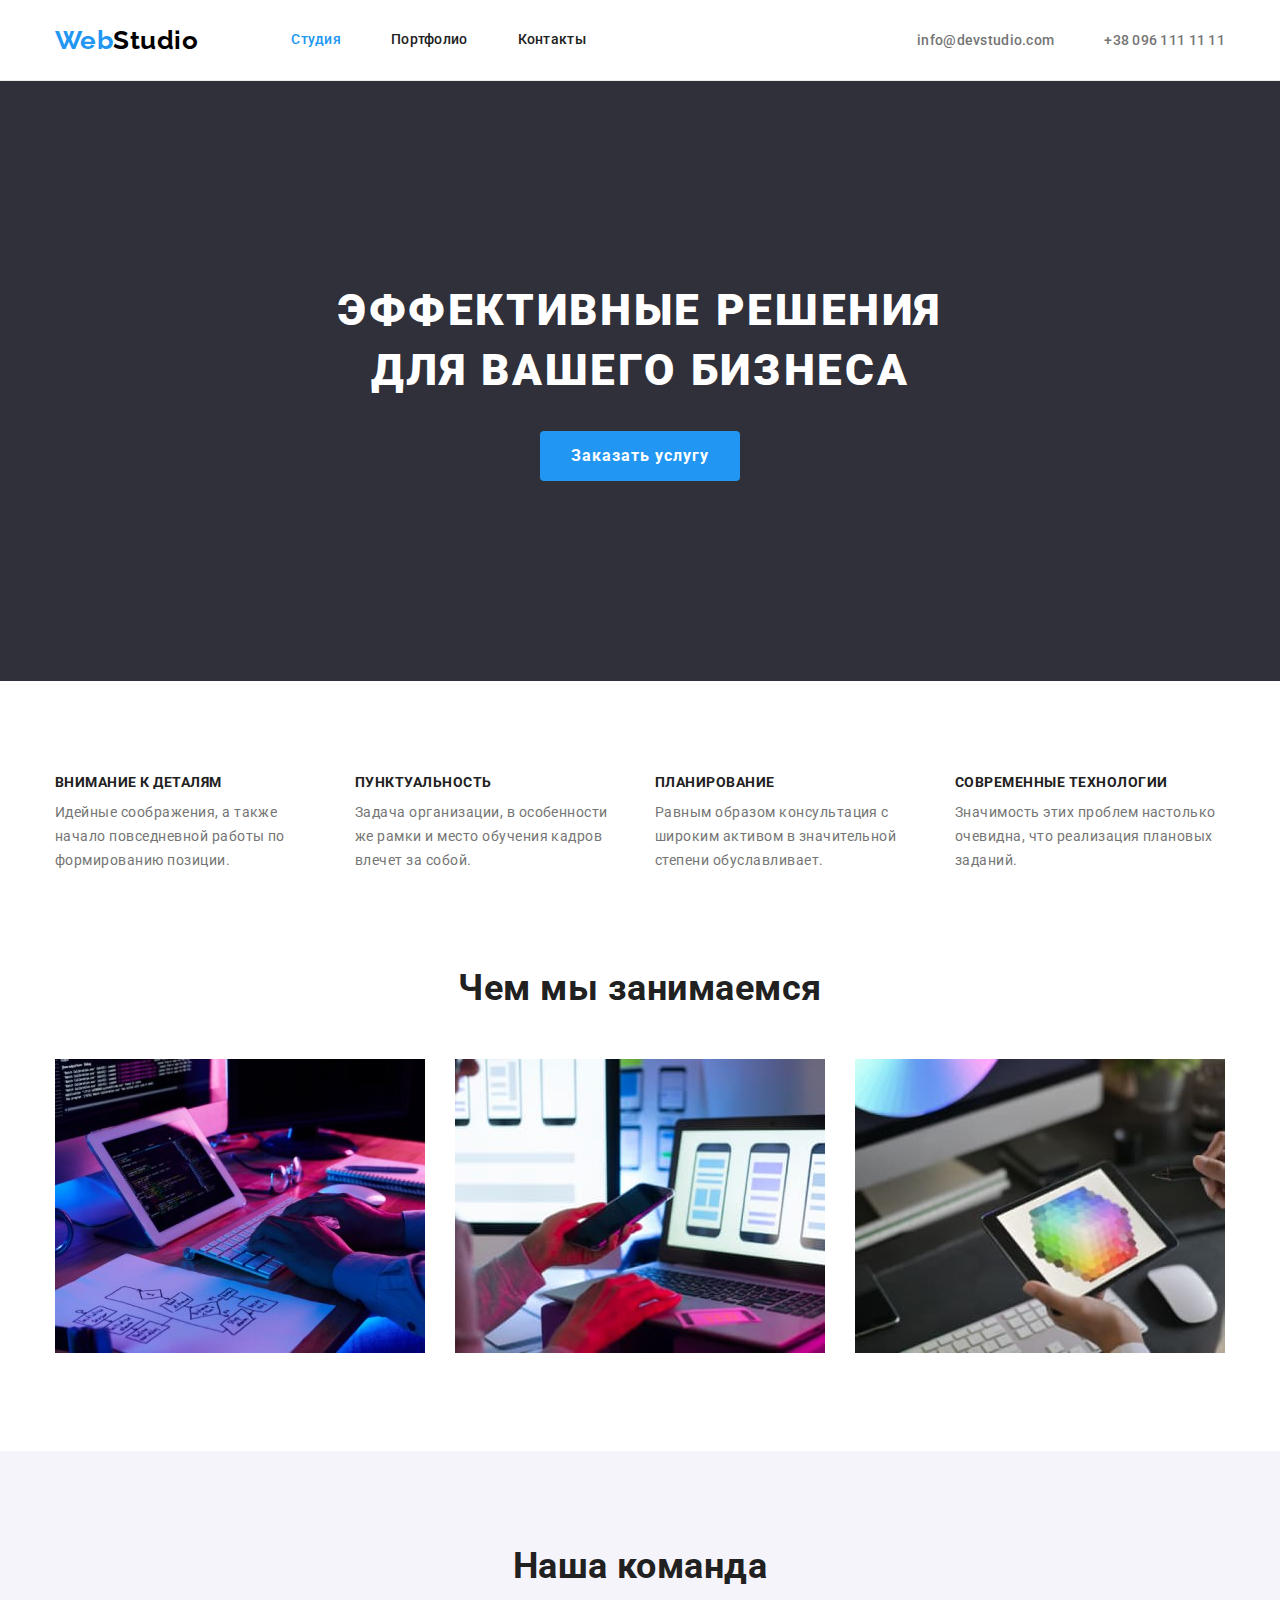
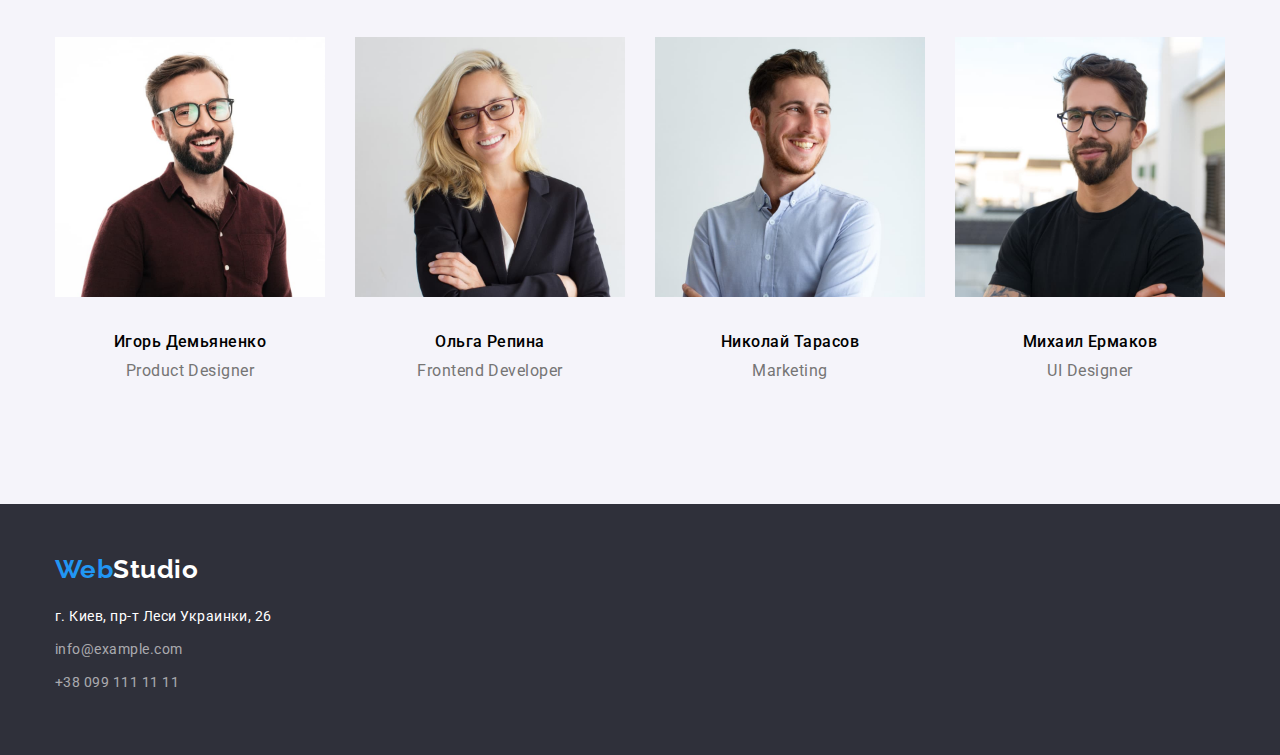
<file: index.html>
<!DOCTYPE html>
<html lang="ru">
  <head>
    <meta charset="UTF-8" />
    <meta http-equiv="X-UA-Compatible" content="IE=edge" />
    <meta name="viewport" content="width=device-width, initial-scale=1.0" />
    <title>Document</title>
    <link
      href="https://fonts.googleapis.com/css2?family=Raleway:wght@700&family=Roboto:wght@400;500;700;900&display=swap"
      rel="stylesheet"
    />
    <link
      rel="stylesheet"
      href="https://cdnjs.cloudflare.com/ajax/libs/modern-normalize/1.1.0/modern-normalize.min.css"
    />
    <link rel="stylesheet" href="./css/styles.css" />
  </head>
  <body class="body">
    <!-- хедер -->

    <header class="site-heder">
      <div class="container main-heder">
        <nav class="nav-title">
          <a href="./index.html" class="logo"
            ><span class="logo-web">Web</span><span class="logo-studio">Studio</span></a
          >
          <ul class="nav">
            <li class="item"><a class="link-nav current" href="">Студия</a></li>
            <li class="item"><a class="link-nav" href="./portfolio.html">Портфолио</a></li>
            <li class="item"><a class="link-nav" href="">Контакты</a></li>
          </ul>
        </nav>

        <ul class="auth">
          <li class="item">
            <a class="link-auth" href="mailto:info@devstudio.com">info@devstudio.com</a>
          </li>
          <li class="item"><a class="link-auth" href="tel:+380961111111">+38 096 111 11 11</a></li>
        </ul>
      </div>
    </header>
    <!-- Розділ мейн -->
    <main class="primary">
      <!-- Герой -->
      <section class="hyro">
        <div class="container">
          <h1 class="hyro-text">Эффективные решения для вашего бизнеса</h1>
          <button type="button" class="hyro-button">Заказать услугу</button>
        </div>
      </section>
      <!-- Про роботу компанії -->
      <section class="section">
        <div class="container">
          <h2 class="visually-hidden">Наши преимущества</h2>
          <ul class="benefits">
            <li class="benefit-item">
              <h3 class="title-section">внимание к деталям</h3>
              <p class="text-section">
                Идейные соображения, а также начало повседневной работы по формированию позиции.
              </p>
            </li>
            <li class="benefit-item">
              <h3 class="title-section">пунктуальность</h3>
              <p class="text-section">
                Задача организации, в особенности же рамки и место обучения кадров влечет за собой.
              </p>
            </li>
            <li class="benefit-item">
              <h3 class="title-section">планирование</h3>
              <p class="text-section">
                Равным образом консультация с широким активом в значительной степени обуславливает.
              </p>
            </li>
            <li class="benefit-item">
              <h3 class="title-section">современные технологии</h3>
              <p class="text-section">
                Значимость этих проблем настолько очевидна, что реализация плановых заданий.
              </p>
            </li>
          </ul>
        </div>
      </section>
      <!-- Наша работа -->
      <section class="work-section">
        <div class="container">
          <h2 class="work">Чем мы занимаемся</h2>
          <ul class="work-item">
            <li class="work-image">
              <img
                src="./images/office.jpg"
                alt="The programer is working in the office"
                width="370"
              />
            </li>
            <li class="work-image">
              <img src="./images/smartphones.jpg" alt="The designer with smartphone" width="370" />
            </li>
            <li class="work-image">
              <img src="./images/colour.jpg" alt="The designer is selecting colors" width="370" />
            </li>
          </ul>
        </div>
      </section>
      <!-- Про команду -->
      <section class="section backcolor">
        <div class="container">
          <h2 class="title-team">Наша команда</h2>
          <ul class="team-item">
            <li class="team-image">
              <img src="./images/igor.jpg" alt="Product Designer" width="270" />
              <div class="inform-team">
                <h3 class="title-name">Игорь Демьяненко</h3>
                <p class="text-team">Product Designer</p>
              </div>
            </li>
            <li class="team-image">
              <img src="./images/olga.jpg" alt="Frontend Developer" width="270" />
              <div class="inform-team">
                <h3 class="title-name">Ольга Репина</h3>
                <p class="text-team">Frontend Developer</p>
              </div>
            </li>
            <li class="team-image">
              <img src="./images/nikolay.jpg" alt="Marketing" width="270" />
              <div class="inform-team">
                <h3 class="title-name">Николай Тарасов</h3>
                <p class="text-team">Marketing</p>
              </div>
            </li>
            <li class="team-image">
              <img src="./images/misha.jpg" alt="UI Designer" width="270" />
              <div class="inform-team">
                <h3 class="title-name">Михаил Ермаков</h3>
                <p class="text-team">UI Designer</p>
              </div>
            </li>
          </ul>
        </div>
      </section>
    </main>
    <!-- Футер -->
    <footer class="site-footer">
      <div class="container">
        <a href="./index.html" class="logo link-block"
          ><span class="logo-web">Web</span><span class="footer-studio">Studio</span></a
        >
        <address class="address">
          <ul>
            <li>
              <a
                class="footer-address"
                href="https://goo.gl/maps/VeayQojqGneW1Sk49"
                target="_blank"
                rel="noreferrer noopener"
                >г. Киев, пр-т Леси Украинки, 26</a
              >
            </li>
            <li class="footer-link">
              <a class="footer-data" href="mailto:info@example.com">info@example.com</a>
            </li>
            <li class="footer-link">
              <a class="footer-data" href="tel:+380991111111">+38 099 111 11 11</a>
            </li>
          </ul>
        </address>
      </div>
    </footer>
  </body>
</html>
</file>
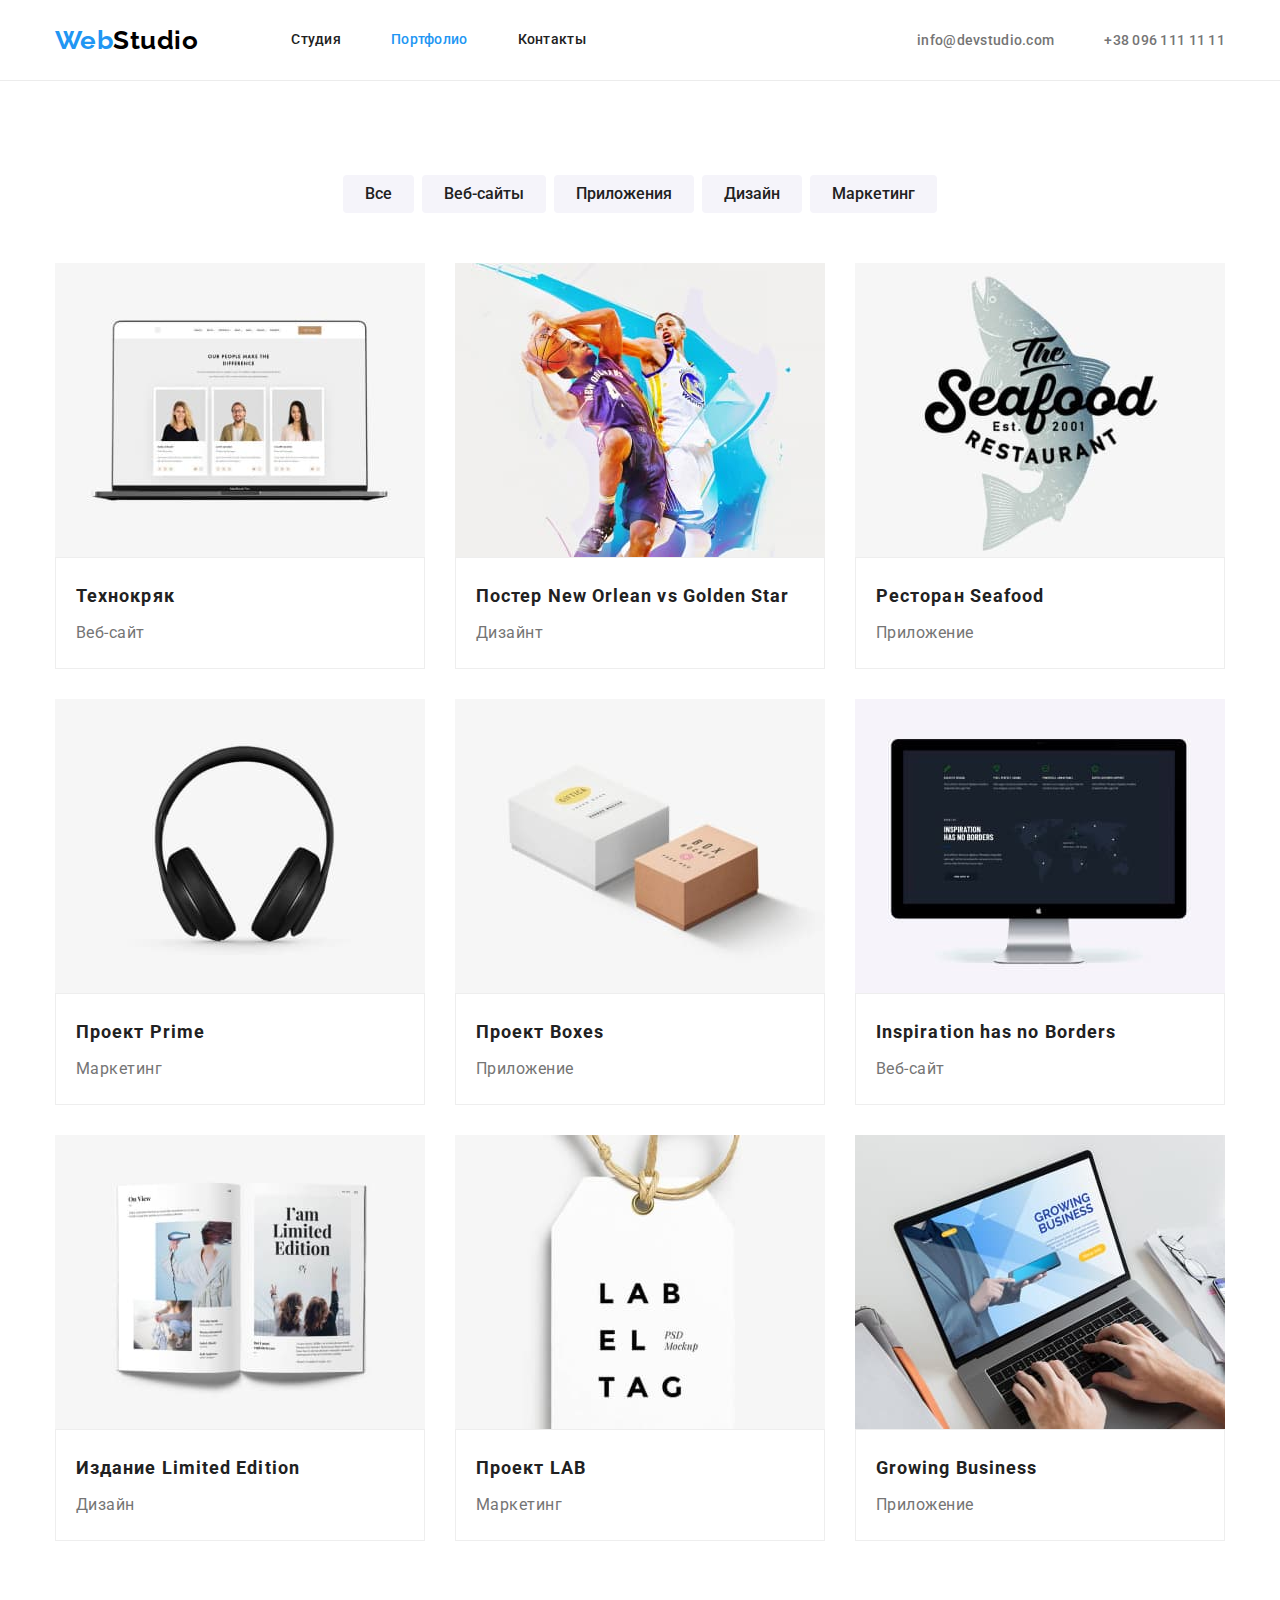
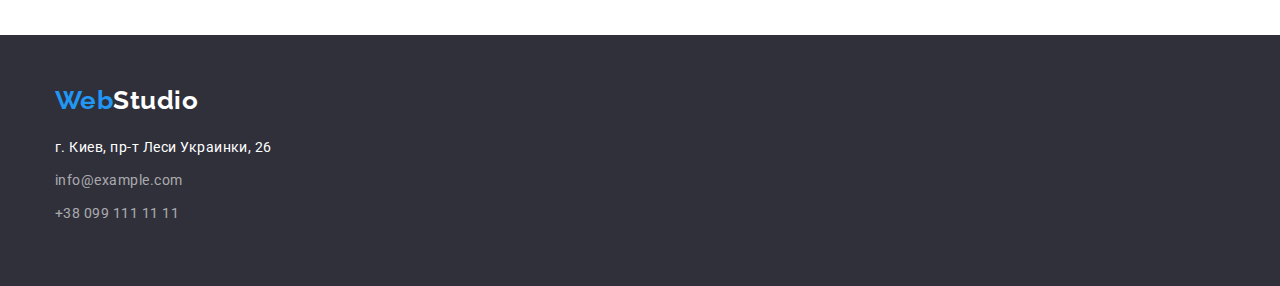
<file: portfolio.html>
<!DOCTYPE html>
<html lang="ru">
  <head>
    <meta charset="UTF-8" />
    <meta http-equiv="X-UA-Compatible" content="IE=edge" />
    <meta name="viewport" content="width=device-width, initial-scale=1.0" />
    <title>Document</title>
    <link
      href="https://fonts.googleapis.com/css2?family=Raleway:wght@700&family=Roboto:wght@400;500;700;900&display=swap"
      rel="stylesheet"
    />
    <link
      rel="stylesheet"
      href="https://cdnjs.cloudflare.com/ajax/libs/modern-normalize/1.1.0/modern-normalize.min.css"
    />
    <link rel="stylesheet" href="./css/styles.css" />
  </head>
  <body class="body">
    <!-- хедер -->
    <header class="site-heder">
      <div class="container main-heder">
        <nav class="nav-title">
          <a href="./index.html" class="logo"
            ><span class="logo-web">Web</span><span class="logo-studio">Studio</span></a
          >
          <ul class="nav">
            <li class="item"><a class="link-nav" href="./index.html">Студия</a></li>
            <li class="item"><a class="link-nav current" href="">Портфолио</a></li>
            <li class="item"><a class="link-nav" href="">Контакты</a></li>
          </ul>
        </nav>

        <ul class="auth">
          <li class="item">
            <a class="link-auth" href="mailto:info@devstudio.com">info@devstudio.com</a>
          </li>
          <li class="item"><a class="link-auth" href="tel:+380961111111">+38 096 111 11 11</a></li>
        </ul>
      </div>
    </header>
    <!-- розділ мейн -->
    <main>
      <!-- Портфолио -->
      <section class="section">
        <div class="container">
          <h1 class="visually-hidden">Портфолио</h1>
          <ul class="btn-flex">
            <li class="btn-flex-element"><button class="btn" type="button"><span class="btn-element">Все</span> </button></li>
            <li class="btn-flex-element"><button class="btn" type="button"><span class="btn-element">Веб-сайты</span> </button></li>
            <li class="btn-flex-element"><button class="btn" type="button"><span class="btn-element">Приложения</span> </button></li>
            <li class="btn-flex-element"><button class="btn" type="button"><span class="btn-element">Дизайн</span> </button></li>
            <li class="btn-flex-element"><button class="btn" type="button"><span class="btn-element">Маркетинг</span> </button></li>
          </ul>
          <ul class="flex-container">
            <li class="flex-element">
              <a href="">
                <img class="img" src="./images/macbook.jpg" alt="people make the difference" width="370" height="294"/>
               <div class="imeges">
                <h2 class="title-portfolio">Технокряк</h2>
                <p class="page-portfolio">Веб-сайт</p></a
              ></div>
            </li>
            <li class="flex-element">
              <a href="">
                <img class="img" src="./images/basketball.jpg" alt="dynamic game" width="370" height="294"/>
               <div class="imeges"> 
                <h2 class="title-portfolio">Постер New Orlean vs Golden Star</h2>
                <p class="page-portfolio">Дизайнт</p></a
              ></div>
            </li>
            <li class="flex-element">
              <a href="">
                <img class="img" src="./images/restourant.jpg" alt="restaurant sign" width="370" height="294"/>
               <div class="imeges"> 
                <h2 class="title-portfolio">Ресторан Seafood</h2>
                <p class="page-portfolio">Приложение</p></a
              ></div>
            </li>
            <li class="flex-element">
              <a href="">
                <img class="img" src="./images/earphones.jpg" alt="black earphones" width="370" height="294"/>
               <div class="imeges"> 
                <h2 class="title-portfolio">Проект Prime</h2>
                <p class="page-portfolio">Маркетинг</p></a
              ></div>
            </li>
            <li class="flex-element">
              <a href="">
                <img class="img" src="./images/boxes.jpg" alt="two boxes" width="370" height="294"/>
               <div class="imeges"> 
                <h2 class="title-portfolio">Проект Boxes</h2>
                <p class="page-portfolio">Приложение</p></a
              ></div>
            </li>
            <li class="flex-element">
              <a href="">
                <img class="img" src="./images/monitor.jpg" alt="Inspiration" width="370" height="294"/>
               <div class="imeges"> 
                <h2 class="title-portfolio">Inspiration has no Borders</h2>
                <p class="page-portfolio">Веб-сайт</p></a
              ></div>
            </li>
            <li class="flex-element">
              <a href="">
                <img class="img" src="./images/book.jpg" alt="Limited Edition" width="370" height="294"/>
               <div class="imeges"> 
                <h2 class="title-portfolio">Издание Limited Edition</h2>
                <p class="page-portfolio">Дизайн</p></a
              ></div>
            </li>
            <li class="flex-element">
              <a href="">
                <img class="img" src="./images/labeltag.jpg" alt="label" width="370" height="294"/>
               <div class="imeges"> 
                <h2 class="title-portfolio">Проект LAB</h2>
                <p class="page-portfolio">Маркетинг</p></a
              ></div>
            </li>
            <li class="flex-element">
              <a href="">
                <img class="img" src="./images/notebook.jpg" alt="Growing Business" width="370" height="294"/>
               <div class="imeges"> 
              <h2 class="title-portfolio">Growing Business</h2>
                <p class="page-portfolio">Приложение</p></a
              ></div>
            </li>
          </ul>
        </div>
      </section>
    </main>
    <!-- Футер -->
  <footer class="site-footer">
      <div class="container">
        <a href="./index.html" class="logo link-block"
          ><span class="logo-web">Web</span><span class="footer-studio">Studio</span></a
        >
        <address class="address">
          <ul>
            <li>
              <a
                class="footer-address"
                href="https://goo.gl/maps/VeayQojqGneW1Sk49"
                target="_blank"
                rel="noreferrer noopener"
                >г. Киев, пр-т Леси Украинки, 26</a
              >
            </li>
            <li class="footer-link">
              <a class="footer-data" href="mailto:info@example.com">info@example.com</a>
            </li>
            <li class="footer-link">
              <a class="footer-data" href="tel:+380991111111">+38 099 111 11 11</a>
            </li>
          </ul>
        </address>
      </div>
    </footer>
  </body>
</html>
</file>
<file: css/styles.css>
/* primary-text-color  #212121
secondary-text-color #757575
background-color #2196F3 #000000*/


:root {
    --primary-text-color: #212121;
    --secondary-text-color: #757575;
    --bg-hover-logo: #2196F3
}

/* BODY */
.body {
    --primary-text-color: #212121;
    font-family: Roboto, sans-serif;
    letter-spacing: 0.03em
}

a {text-decoration: none;}

ul {
    list-style: none;
}

h1,h2,h3,p,ul { 
    margin: 0;
    padding: 0;
} 
.container {
   
    width: 1200px;
    margin-right: auto;
    margin-left: auto;
    padding-right: 15px;
    padding-left: 15px;

    
  
}

/* HEDER */


/* Main-heder */
.site-heder {
    border-bottom: 1px solid #ECECEC;
}
.main-heder,
.nav-title {
    display: flex;
    align-items: center;
}

/* logo */
.logo-web {
    color: var(--bg-hover-logo);
}
.logo-studio {
    color: #000000;
}
.logo {
    margin-right: 93px;

    font-family: 'Raleway';
        font-weight: 700;
        font-size: 26px;
        line-height: 1.19;

        text-decoration: none;
}

/* link-nav */
.nav {
    display: flex;
}


.nav .item:not(:last-child) {
    margin-right: 50px;
}

.link-nav {
    display: block;
    padding-top: 32px;
    padding-bottom: 32px;

        color: var(--primary-text-color);
  
        font-weight: 500;
        font-size: 14px;
        line-height: 1.14;
        letter-spacing: 0.02em;
        }
.link-nav.current {
    color: var(--bg-hover-logo);
}

.link-nav:hover,
.link-nav:focus {
    color: var(--bg-hover-logo);
}

/* link-auth */

.auth {
    display: flex;
    margin-left: auto;
}

.auth .item + .item {
    margin-left: 50px;
}

.link-auth {


    color: var(--secondary-text-color);

        font-weight: 500;
        font-size: 14px;
        line-height: 1.14;
        letter-spacing: 0.02em;
}

.link-auth:hover,
.link-auth:focus {
    color: var(--bg-hover-logo);
}

/* HYRO */
.hyro {
    background-color: #2F303A;
    text-align: center;
    padding-top: 200px;
    padding-bottom: 200px;
}

.hyro-text {
    color: #FFFFFF;

        font-weight: 900;
        font-size: 44px;
        line-height: 1.36;
       
        letter-spacing: 0.06em;
        text-transform: uppercase;

        width: 696px;
        height: 120px;
        margin-right: auto;
        margin-left: auto;
        margin-bottom: 30px;

}
.hyro-button {
    background-color: var(--bg-hover-logo);
    color: #FFFFFF;
    border: none;
    cursor: pointer;

        font-weight: 700;
        font-size: 16px;
        line-height: 1.88;
        letter-spacing: 0.06em;
        font-family: inherit;

    min-width: 200px;
    height: 50px;
    border-radius: 4px;
    padding: 0px;
  
}

/* about company */

.section {
    padding-top: 94px;
        padding-bottom: 94px;
}

.visually-hidden {
    position: absolute;
    width: 1px;
    height: 1px;
    margin: -1px;
    border: 0;
    padding: 0;

    white-space: nowrap;
    clip-path: inset(100%);
    clip: rect(0 0 0 0);
    overflow: hidden;
}

.benefits {
    display: flex;
    width: calc((100%-90px) / 4);

}
.benefit-item { 
    margin-right: 30px;
}
.benefit-item:last-child {
    margin-right: 0px;
}

.title-section {

    color: var(--primary-text-color);

        font-weight: 700;
        font-size: 14px;
        line-height: 1.14;
        text-transform: uppercase;

        margin-bottom: 10px;
}
.text-section {


    color: var(--secondary-text-color);
        width: 270px;
        font-weight: 400;
        font-size: 14px;
        line-height: 1.71;
}
/* work */
.work-section { 
    padding-bottom: 94px;
}
.work-item {
    display: flex;
    
    
}
.work-image {
    margin-right: 30px;
}

.work-image:last-child {
    margin-right: 0px;
}

.work {
    color: var(--primary-text-color);

        font-weight: 700;
        font-size: 36px;
        line-height: 1.17;
        text-align: center;

        margin-bottom: 50px;
}
/* TEAM */
.backcolor {
    background-color: #F5F4FA;


}
.title-team {


    color: var(--primary-text-color);

        font-weight: 700;
        font-size: 36px;
        line-height: 1.17;
        text-align: center;

        margin-bottom: 50px;
}

.team-item {
    display: flex;

}

.team-image {

        width: calc((100%-90px) / 4);
        margin-right: 30px;
}
.team-image:last-child {
    margin-right: 0;
}

.inform-team {
    padding-top: 30px;
    padding-bottom: 30px;
}

.title-name {

        font-weight: 500;
        font-size: 16px;
        line-height: 1.19;
        text-align: center;
        margin-bottom: 10px;
}
.text-team {
    color: var(--secondary-text-color);

            font-weight: 400;
            font-size: 16px;
            line-height: 1.19;
            text-align: center;

}
/* --FOOTER-- */

.site-footer {
    background-color: #2F303A;
    padding-top: 50px;
    padding-bottom: 60px;
}
.footer-studio {
    color: #FFFFFF;
}


.link-block {
    display: block;
    margin-right: auto;
    margin-bottom: 20px;
}


.address {
    font-family: Roboto, sans-serif;
    
}

.footer-address {

        display: block;        
    color: #FFFFFF;

        font-weight: 400;
        font-size: 14px;
        line-height: 1.71;
        font-style: normal;

}

.footer-link {
    margin-top: 9px;
}

.footer-data {

        display: block;
    color: rgba(255, 255, 255, 0.6);

        font-weight: 400;
        font-size: 14px;
        line-height: 1.71;
        font-style: normal;
}


.footer-data:hover,
.footer-data:focus {
    color: var(--bg-hover-logo);
}

/* SECOND page */
/* section button */

.btn-flex {
    display: flex;
    margin-left: auto;
    margin-right: auto;
    justify-content: center;
    margin-bottom: 50px;
}

.btn-flex-element {

    margin-right: 8px;
    
}

.btn-flex-element:last-child {
    margin-right: 0px;
}

.btn {background-color: rgba(245, 244, 250, 1);
color: var(--primary-text-color);
border: none;
cursor: pointer;

    font-weight: 500;
    font-size: 16px;
    line-height: 1.63;
    text-align: center;
    font-family: inherit;

    border-radius: 4px;

    padding: 0px;
}

.btn-element {
    display: block;
    padding: 6px 22px;
}

.btn:hover,
.btn:focus {
    background-color: var(--bg-hover-logo);
    color: rgba(255, 255, 255, 1);
}

.flex-container {
    display: flex;
    margin-right: auto;
    margin-left: auto;
    flex-wrap: wrap;
}

.flex-element {
    width: 370px;
    margin-right: 30px;
    margin-bottom: 30px;
    

}
.flex-element:nth-child(3n) {
    margin-right: 0px;
}
.flex-element:nth-last-child(-n + 3) {
    margin-bottom: 0px;
}


/* section portfolio */
.img {
    display: block;
}
.imeges {
    padding: 20px;
    border: 1px solid #EEEEEE;
}

.title-portfolio {

    color: var(--primary-text-color);

        font-weight: 700;
        font-size: 18px;
        line-height: 2;
        letter-spacing: 0.06em;
}
.page-portfolio {
    
        margin-top: 4px;
    color: var(--secondary-text-color);

        font-weight: 400;
        font-size: 16px;
        line-height: 1.88;

}
</file>
